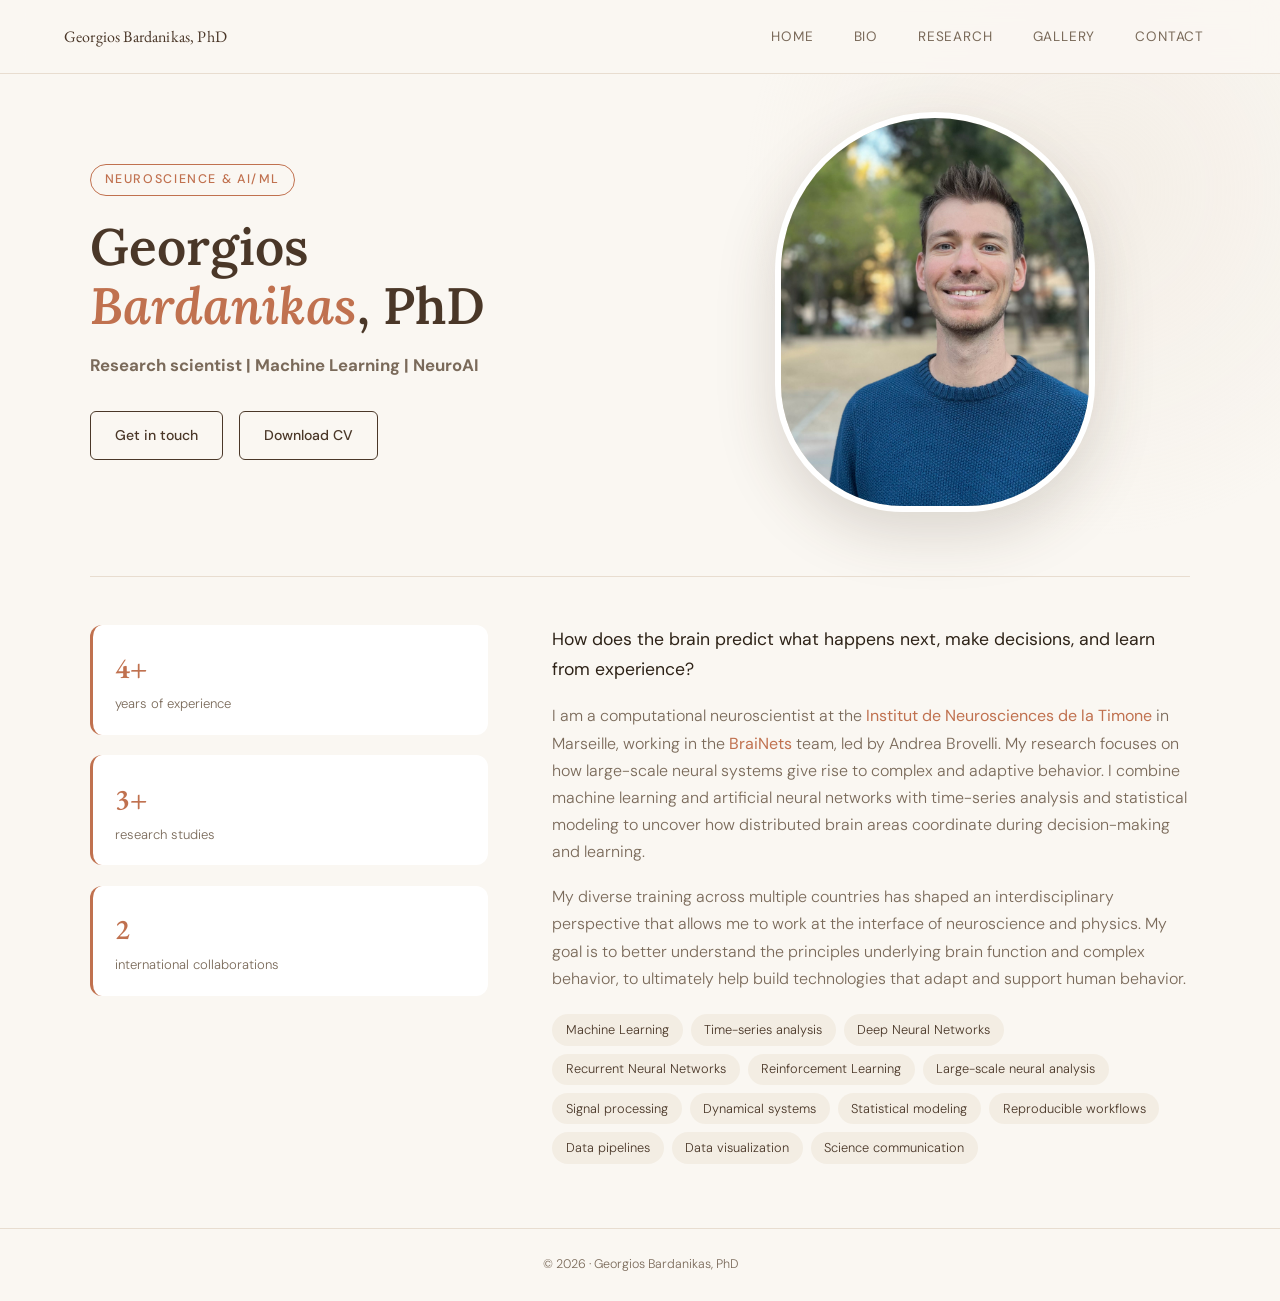
<file: index.html>
<!DOCTYPE html>
<html lang="en">

<head>
  <meta charset="UTF-8"/>
  <meta name="viewport" content="width=device-width, initial-scale=1.0"/>
  <title>Georgios Bardanikas, PhD — Neuroscientist</title>
  <link href="https://fonts.googleapis.com/css2?family=Lora:ital,wght@0,400;0,600;1,400&family=DM+Sans:wght@300;400;500&display=swap" 
        rel="stylesheet"/>
  <link href="https://fonts.googleapis.com/css2?family=EB+Garamond:wght@400;500;600&display=swap" rel="stylesheet">
  <link href="style.css" rel="stylesheet">
</head>

<body>

<nav>
  <a class="nav-logo" href="index.html">Georgios Bardanikas, PhD</a>
  <ul class="nav-links">
    <li><a href="index.html">Home</a></li>
    <li><a href="bio.html">Bio</a></li>
    <li><a href="research.html">Research</a></li>
    <li><a href="gallery.html">Gallery</a></li>
    <li><a href="contact.html">Contact</a></li>
  </ul>
</nav>

<div id="page-home" class="page active">
  <div class="home-hero">
    <div class="home-text">
      <span class="eyebrow">Neuroscience & AI/ML</span>
      <h1>Georgios<br><em>Bardanikas</em>, PhD</h1>
      <p class="home-tagline">
        <strong>Research scientist | Machine Learning | NeuroAI</strong>
      </p>
      <div class="home-btns">
        <a href="contact.html" class="btn btn-outline">Get in touch</a>
        <a href="files/G_Bardanikas_CV.pdf" class="btn btn-outline" download>Download CV</a>
      </div>
    </div>
    <div class="home-photo">
      <div class="photo-frame">
        <img src="images/main_photo.jpg" alt="Georgios Bardanikas">
      </div>
    </div>
  </div>

  <div class="home-about">

    <div class="about-stats">
      <div class="stat-card">
        <div class="stat-num">4+</div>
        <div class="stat-label">years of experience</div>
      </div>
      <div class="stat-card">
        <div class="stat-num">3+</div>
        <div class="stat-label">research studies</div>
      </div>      
      <div class="stat-card">
        <div class="stat-num">2</div>
        <div class="stat-label">international collaborations</div>
      </div>
    </div>

    <div class="about-text">

      <p>
        How does the brain predict what happens next, make decisions, and learn from experience?
      </p>
      <p>
        I am a computational neuroscientist at the <a href="https://www.int.univ-amu.fr/en" target="_blank">
        Institut de Neurosciences de la Timone</a> in Marseille, working in the 
        <a href="https://www.int.univ-amu.fr/en/int-research/teams/brainets" target="_blank">BraiNets</a>
        team, led by Andrea Brovelli. My research focuses on how large-scale neural systems give rise to complex
        and adaptive behavior. I combine machine learning and artificial neural networks with time-series analysis
        and statistical modeling to uncover how distributed brain areas coordinate during decision-making and learning.
      </p>
      <p>
        My diverse training across multiple countries has shaped an interdisciplinary perspective 
        that allows me to work at the interface of neuroscience and physics.
        My goal is to better understand the principles underlying brain function and complex behavior, 
        to ultimately help build technologies that adapt and support human behavior.
      </p>

      <div class="skills-row">
        <span class="skill-tag">Machine Learning</span>
        <span class="skill-tag">Time-series analysis</span>
        <span class="skill-tag">Deep Neural Networks</span>
        <span class="skill-tag">Recurrent Neural Networks</span>
        <span class="skill-tag">Reinforcement Learning</span>
        <span class="skill-tag">Large-scale neural analysis</span>
        <span class="skill-tag">Signal processing</span>
        <span class="skill-tag">Dynamical systems</span>
        <span class="skill-tag">Statistical modeling</span>
        <span class="skill-tag">Reproducible workflows</span>
        <span class="skill-tag">Data pipelines</span>
        <span class="skill-tag">Data visualization</span>
        <span class="skill-tag">Science communication</span>
      </div>
    </div>

  </div>
</div>

<footer>© 2026 · Georgios Bardanikas, PhD </footer>

</body>
</html>
</file>
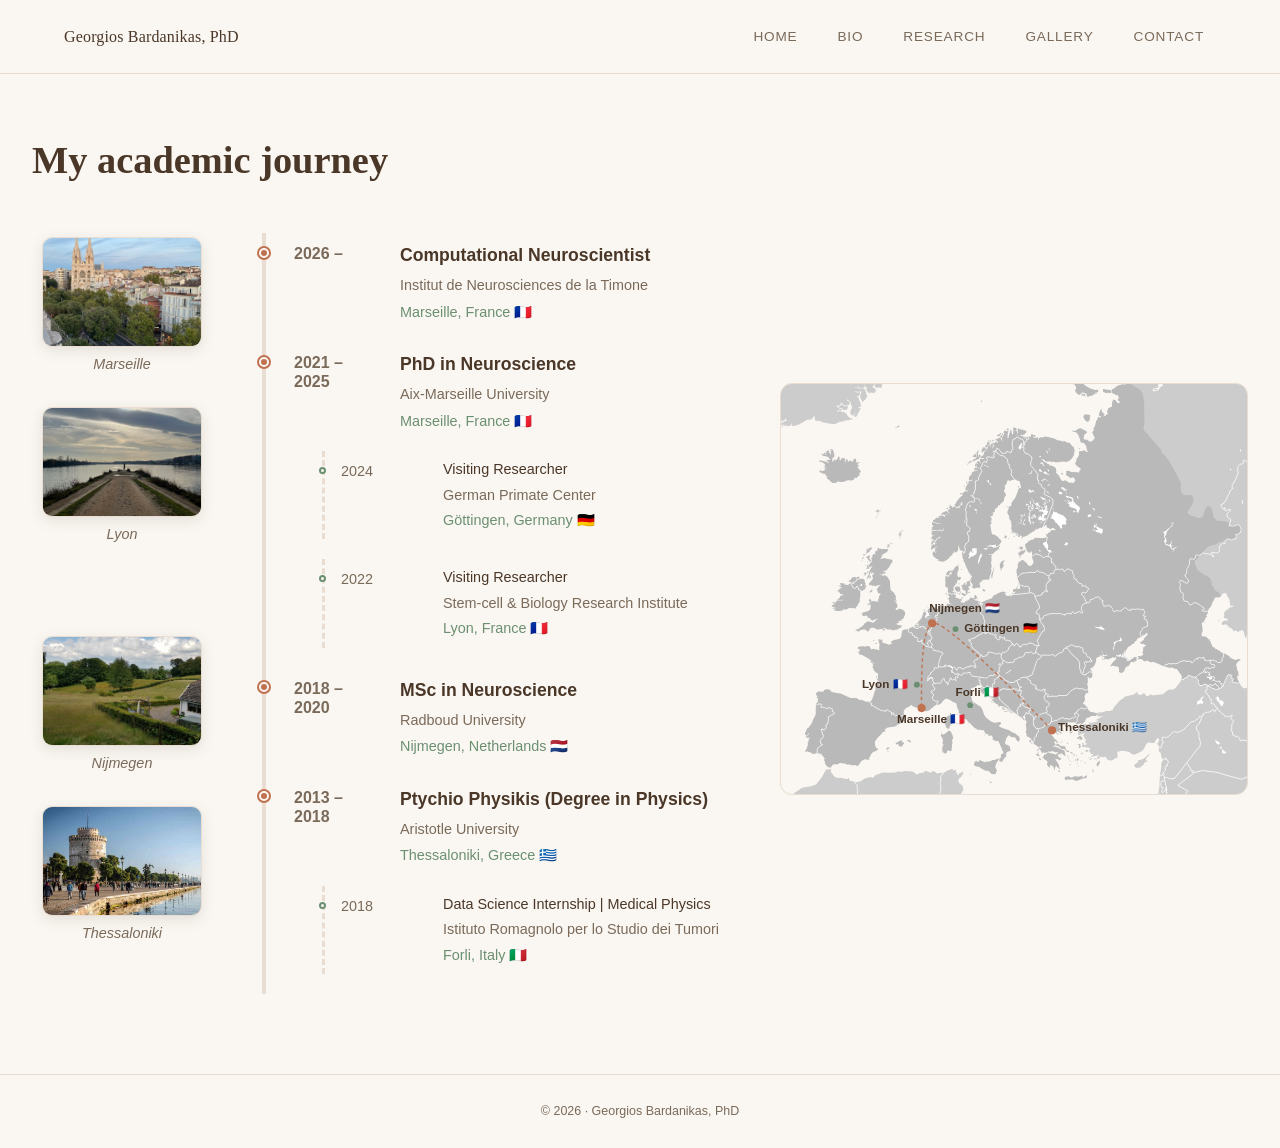
<file: bio.html>
<!DOCTYPE html>
<html lang="en">

<head>
<meta charset="UTF-8">
<title>Bio | Georgios Bardanikas</title>
<link rel="stylesheet" href="style.css">
</head>

<body>

<nav>
  <a class="nav-logo" href="index.html">Georgios Bardanikas, PhD</a>
  <ul class="nav-links">
    <li><a href="index.html">Home</a></li>
    <li><a href="bio.html">Bio</a></li>
    <li><a href="research.html">Research</a></li>
    <li><a href="gallery.html">Gallery</a></li>
    <li><a href="contact.html">Contact</a></li>
  </ul>
</nav>


<section class="bio-journey">

  <h2>My academic journey</h2>

  <div class="journey-grid">

    <!-- ── Column 1: photos ── -->
    <div class="journey-photos">

      <div class="city-photo-item">
        <div class="city-photo-spacer" style="height: 0px"></div>
        <img src="images/Marseille.jpg" class="city-thumb" alt="Marseille"/>
        <p class="city-photo-label">Marseille</p>
      </div>

      <div class="city-photo-item">
        <div class="city-photo-spacer" style="height: 30px"></div>
        <img src="images/Lyon.jpg" class="city-thumb" alt="Lyon"/>
        <p class="city-photo-label">Lyon</p>
      </div>

      <div class="city-photo-item">
        <div class="city-photo-spacer" style="height: 90px"></div>
        <img src="images/Nijmegen.jpg" class="city-thumb" alt="Nijmegen"/>
        <p class="city-photo-label">Nijmegen</p>
      </div>

      <div class="city-photo-item">
        <div class="city-photo-spacer" style="height: 30px"></div>
        <img src="images/Thessaloniki.jpg" class="city-thumb" alt="Thessaloniki"/>
        <p class="city-photo-label">Thessaloniki</p>
      </div>

    </div>


    <!-- ── Column 2: timeline ── -->
    <div class="journey-text">

      <div class="journey-item" id="item-marseille" data-city="marseille">
        <div class="journey-year">2026 – </div>
        <div class="journey-content">
          <h3>Computational Neuroscientist </h3>
          <p>Institut de Neurosciences de la Timone</p>
          <p class="journey-location">Marseille, France 🇫🇷</p>
        </div>
      </div>

      <div class="journey-item" id="item-marseille" data-city="marseille">
        <div class="journey-year">2021 –<br>2025</div>
        <div class="journey-content">
          <h3>PhD in Neuroscience </h3>
          <p>Aix-Marseille University</p>
          <p class="journey-location">Marseille, France 🇫🇷</p>
        </div>
      </div>

      <div class="journey-sub">
        <div class="sub-item" id="item-gott" data-city="gott">
          <div class="sub-year">2024</div>
          <div class="sub-content">
            <h4>Visiting Researcher</h4>
            <p>German Primate Center</p>
            <p class="journey-location">G&ouml;ttingen, Germany 🇩🇪</p>
          </div>
        </div>
      </div>

      <div class="journey-sub">
        <div class="sub-item" id="item-lyon" data-city="lyon">
          <div class="sub-year">2022</div>
          <div class="sub-content">
            <h4>Visiting Researcher</h4>
            <p>Stem-cell & Biology Research Institute</p>
            <p class="journey-location">Lyon, France 🇫🇷</p>
          </div>
        </div>
      </div>

      <div class="journey-item" id="item-nijmegen" data-city="nijmegen">
        <div class="journey-year">2018 –<br>2020</div>
        <div class="journey-content">
          <h3>MSc in Neuroscience</h3>
          <p>Radboud University</p>
          <p class="journey-location">Nijmegen, Netherlands 🇳🇱</p>
        </div>
      </div>

      <div class="journey-item" id="item-thess" data-city="thess">
        <div class="journey-year">2013 –<br>2018</div>
        <div class="journey-content">
          <h3>Ptychio Physikis (Degree in Physics)</h3>
          <p>Aristotle University</p>
          <p class="journey-location">Thessaloniki, Greece 🇬🇷</p>
        </div>
      </div>

      <div class="journey-sub">
        <div class="sub-item" id="item-forli" data-city="forli">
          <div class="sub-year">2018</div>
          <div class="sub-content">
            <h4>Data Science Internship | Medical Physics</h4>
            <p>Istituto Romagnolo per lo Studio dei Tumori</p>
            <p class="journey-location">Forli, Italy 🇮🇹</p>
          </div>
        </div>
      </div>

    </div>


    <!-- ── Column 3: map ── -->
    <div class="europe-map">

      <img class="map-base" src="images/europe-map.svg" alt="Map of Europe" width="800" height="702"/>
      <svg class="map-overlay" viewBox="0 0 800 702" xmlns="http://www.w3.org/2000/svg">

        <!-- trajectory line -->
        <path
          d="M465 593 Q280 400 260 410 T242 555"
          stroke="#c0714f" stroke-width="2.5" fill="none"
          stroke-dasharray="6,5" opacity="0.9"
        />

        <!-- ── Marseille ── -->
        <circle class="map-dot" id="dot-marseille" cx="242" cy="555" r="7" fill="#c0714f"/>
        <g class="map-label-group" id="label-marseille">
          <rect x="200" y="580" width="90" height="20" rx="3"/>
          <text x="200" y="580">Marseille 🇫🇷</text>
        </g>

        <!-- ── Gottingen ── -->
        <circle class="map-dot" id="dot-gott" cx="300" cy="420" r="5" fill="#6b8f71"/>
        <g class="map-label-group" id="label-gott">
          <rect x="315" y="425" width="60" height="20" rx="3"/>
          <text x="315" y="425">G&ouml;ttingen 🇩🇪</text>
        </g>

        <!-- ── Lyon ── -->
        <circle class="map-dot" id="dot-lyon" cx="234" cy="515" r="5" fill="#6b8f71"/>
        <g class="map-label-group" id="label-lyon">
          <rect x="140" y="520" width="60" height="20" rx="3"/>
          <text x="140" y="520">Lyon 🇫🇷</text>
        </g>

        <!-- ── Nijmegen ── -->
        <circle class="map-dot" id="dot-nijmegen" cx="260" cy="410" r="7" fill="#c0714f"/>
        <g class="map-label-group" id="label-nijmegen">
          <rect x="255" y="390" width="95" height="20" rx="3"/>
          <text x="255" y="390">Nijmegen 🇳🇱</text>
        </g>

        <!-- ── Thessaloniki ── -->
        <circle class="map-dot" id="dot-thess" cx="465" cy="593" r="7" fill="#c0714f"/>
        <g class="map-label-group" id="label-thess">
          <rect x="475" y="595" width="115" height="20" rx="3"/>
          <text x="475" y="595">Thessaloniki 🇬🇷</text>
        </g>

        <!-- ── Forli ── -->
        <circle class="map-dot" id="dot-forli" cx="325" cy="550" r="5" fill="#6b8f71"/>
        <g class="map-label-group" id="label-forli">
          <rect x="300" y="535" width="115" height="20" rx="3"/>
          <text x="300" y="535">Forli 🇮🇹</text>
        </g>

      </svg>
    </div>

</section>

<script>
  // Map each data-city to its dot and label elements
  function getMapEls(city) {
    return {
      dot:   document.getElementById("dot-"   + city),
      label: document.getElementById("label-" + city),
    };
  }

  // Activate / deactivate a city on the map
  function activateCity(city, on) {
    const { dot, label } = getMapEls(city);
    if (dot)   dot.classList.toggle("active", on);
    if (label) label.classList.toggle("active", on);
  }

  // Activate / deactivate a timeline item
  function activateItem(id, on) {
    const el = document.getElementById(id);
    if (el) el.classList.toggle("highlight", on);
  }

  // Wire up all timeline items (main + sub)
  document.querySelectorAll(".journey-item, .sub-item").forEach(item => {
    const city = item.dataset.city;
    if (!city || city.startsWith("[")) return;   // skip placeholder entries

    item.addEventListener("mouseenter", () => activateCity(city, true));
    item.addEventListener("mouseleave", () => activateCity(city, false));
  });

  // Wire up map dots — highlight the matching timeline item
  document.querySelectorAll(".map-dot").forEach(dot => {
    const city   = dot.id.replace("dot-", "");
    const itemId = "item-" + city;

    dot.addEventListener("mouseenter", () => {
      activateItem(itemId, true);
      activateCity(city, true);
    });
    dot.addEventListener("mouseleave", () => {
      activateItem(itemId, false);
      activateCity(city, false);
    });
  });

  // Wire up map labels — same behaviour as dots
  document.querySelectorAll(".map-label-group").forEach(label => {
    const city   = label.id.replace("label-", "");
    const itemId = "item-" + city;

    label.addEventListener("mouseenter", () => {
      activateItem(itemId, true);
      activateCity(city, true);
    });
    label.addEventListener("mouseleave", () => {
      activateItem(itemId, false);
      activateCity(city, false);
    });
  });
</script>

<footer>© 2026 · Georgios Bardanikas, PhD </footer>

</body>
</html>
</file>
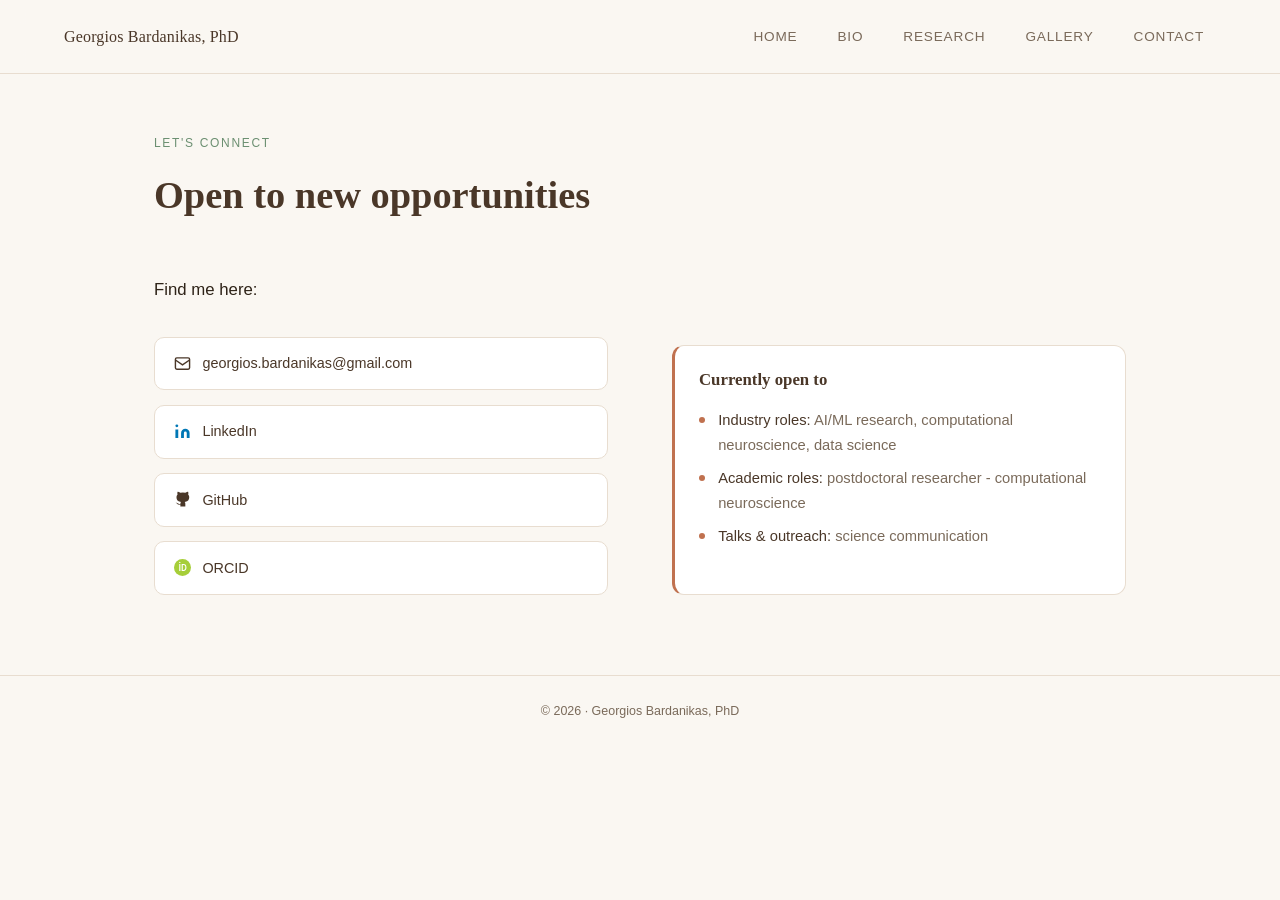
<file: contact.html>
<!DOCTYPE html>
<html lang="en">

<head>
<meta charset="UTF-8">
<title>Contact | Georgios Bardanikas</title>
<link rel="stylesheet" href="style.css">
</head>

<body>

<nav>
  <a class="nav-logo" href="index.html">Georgios Bardanikas, PhD</a>
  <ul class="nav-links">
    <li><a href="index.html">Home</a></li>
    <li><a href="bio.html">Bio</a></li>
    <li><a href="research.html">Research</a></li>
    <li><a href="gallery.html">Gallery</a></li>
    <li><a href="contact.html">Contact</a></li>
  </ul>
</nav>

<div class="inner-page">
    <div class="page-header">
        <span class="section-label">Let's connect</span>
        <h1 class="page-title">Open to new opportunities</h1>
    </div>
    <div class="contact-body">
        <div>
        <div class="contact-copy">
            <p>Find me here:</p>
        </div>
        <div class="contact-links">
            <a href="mailto:georgios.bardanikas@gmail.com" class="contact-link">
            <svg width="17" height="17" viewBox="0 0 24 24" fill="none" stroke="currentColor" stroke-width="2">
                <rect x="2" y="4" width="20" height="16" rx="2"/><path d="m2 7 10 7 10-7"/>
            </svg>
            georgios.bardanikas@gmail.com
            </a>
            <a href="https://linkedin.com/in/georgios-bardanikas" class="contact-link" target="_blank">
            <svg width="17" height="17" viewBox="0 0 24 24" fill="#0077B5">
                <path d="M16 8a6 6 0 0 1 6 6v7h-4v-7a2 2 0 0 0-4 0v7h-4v-7a6 6 0 0 1 6-6zM2 9h4v12H2z"/>
                <circle cx="4" cy="4" r="2"/>
            </svg>
            LinkedIn
            </a>
            <a href="https://github.com/YorgosBardanikas" class="contact-link" target="_blank">
            <svg width="17" height="17" viewBox="0 0 24 24" fill="currentColor">
                <path d="M9 19c-5 1.5-5-2.5-7-3m14 6v-3.87a3.37 3.37 0 0 0-.94-2.61c3.14-.35 6.44-1.54 6.44-7A5.44 
                        5.44 0 0 0 20 4.77 5.07 5.07 0 0 0 19.91 1S18.73.65 16 2.48a13.38 13.38 0 0 0-7 0C6.27.65 5.09 1 5.09 
                        1A5.07 5.07 0 0 0 5 4.77a5.44 5.44 0 0 0-1.5 3.78c0 5.42 3.3 6.61 6.44 7A3.37 3.37 0 0 0 9 18.13V22"/>
            </svg>
            GitHub
            </a>
            <a href="https://orcid.org/0000-0002-9665-0424" class="contact-link" target="_blank">
            <svg width="17" height="17" viewBox="0 0 24 24">
            <circle cx="12" cy="12" r="12" fill="#A6CE39"/>
            <path d="M7.4 7.2h1.6v9.6H7.4zM8.2 5.8a.9.9 0 1 1 0-1.8.9.9 0 0 1 0 1.8zM10.8 7.2h2.7c2.6 0 4.1 1.5 4.1 
                    4.8s-1.5 4.8-4.1 4.8h-2.7V7.2zm1.6 1.4v6.8h1c1.8 0 2.6-1 2.6-3.4s-.8-3.4-2.6-3.4h-1z" fill="white"/>
            </svg>
            ORCID
            </a>
        </div>
        </div>

        <div class="open-card">
        <h3>Currently open to</h3>
        <ul class="task-list">
        <li><strong>Industry roles:</strong> AI/ML research, computational neuroscience, data science</li>
        <li><strong>Academic roles:</strong> postdoctoral researcher - computational neuroscience</li>
        <li><strong>Talks &amp; outreach:</strong> science communication</li>
        </ul>
        </div>
    </div>
</div>

<footer>© 2026 · Georgios Bardanikas, PhD </footer>

</body>
</html>
</file>
<file: style.css>
:root {
    --cream:       #faf7f2;
    --warm-bg:     #f3ede3;
    --sand:        #e8ddd0;
    --terracotta:  #c0714f;
    --rust:        #a85a3a;
    --bark:        #4a3728;
    --text:        #2e2318;
    --muted:       #7a6a5a;
    --accent:      #6b8f71;
    --white:       #ffffff;
}

*, *::before, *::after { box-sizing: border-box; margin: 0; padding: 0; }
html { scroll-behavior: smooth; }

body {
    background: var(--cream);
    color: var(--text);
    font-family: 'DM Sans', sans-serif;
    font-weight: 300;
    line-height: 1.7;
    min-height: 100vh;
}
strong {font-weight: 700;}

/* ── NAV ── */
nav {
    position: fixed; top: 0; left: 0; right: 0; z-index: 100;
    display: flex; justify-content: space-between; align-items: center;
    padding: 1.2rem 4rem;
    background: rgba(250,247,242,0.92);
    backdrop-filter: blur(12px);
    border-bottom: 1px solid var(--sand);
}
.nav-logo {
    font-family: 'EB Garamond', serif;
    font-size: 1rem; color: var(--bark);
    text-decoration: none; letter-spacing: 0.01em;
    cursor: pointer;
}
.nav-links { 
  display: flex; 
  gap: 1rem; 
  list-style: none; 
}
.nav-links a {
  display: inline-block;               /* IMPORTANT */
  text-decoration: none; 
  color: var(--muted);

  font-size: 0.85rem; 
  font-weight: 400;
  letter-spacing: 0.06em; 
  text-transform: uppercase;

  padding: 6px 12px;                  /* creates the rectangle */
  border-radius: 6px;                 /* soft modern corners */

  background: transparent;            /* default state */
  transition: all 0.2s ease;
}
.nav-links a:hover { 
  color: var(--terracotta);
  background: rgba(0, 0, 0, 0.05);   /* soft grey */
}
.nav-links a.active { 
  color: white;
  background: var(--bark);           /* your main accent */
  font-weight: 500;
}

/* ── PAGE VIEWS ── */
.page { display: none; animation: fadeUp 0.5s ease both; }
.page.active { display: block; }

@keyframes fadeUp {
    from { opacity: 0; transform: translateY(18px); }
    to   { opacity: 1; transform: translateY(0); }
}

/* ══════════════════════════════
    HOME
══════════════════════════════ */
#page-home {
    min-height: 100vh;
    display: flex; flex-direction: column;
    justify-content: center;
    padding: 7rem 4rem 4rem;
    position: relative; overflow: hidden;
}
#page-home::before {
    content: '';
    position: fixed; top: -160px; right: -160px;
    width: 700px; height: 700px; border-radius: 50%;
    background: radial-gradient(circle, #e8ddd055 0%, transparent 70%);
    pointer-events: none; z-index: 0;
}
.home-hero {
    display: grid;
    grid-template-columns: 1fr 1fr;
    align-items: center;
    gap: 5rem;
    max-width: 1100px;
    margin: 0 auto;
    width: 100%;
    position: relative; z-index: 1;
}
.home-text h1 {
    font-family: 'Lora', serif;
    font-size: clamp(2.2rem, 4vw, 3.2rem);
    font-weight: 600; line-height: 1.15;
    color: var(--bark); margin-bottom: 0.3rem;
}
.home-text h1 em { font-style: italic; color: var(--terracotta); }
.eyebrow {
    display: inline-block;
    font-size: 0.78rem; font-weight: 500;
    letter-spacing: 0.13em; text-transform: uppercase;
    color: var(--terracotta);
    border: 1px solid var(--terracotta);
    padding: 0.28rem 0.85rem; border-radius: 20px;
    margin-bottom: 1.3rem;
}
.home-tagline {
    font-size: 1.05rem; color: var(--muted);
    margin: 1rem 0 2rem; max-width: 420px;
}
.home-btns { display: flex; gap: 1rem; flex-wrap: wrap; }

.home-photo {
    display: flex; justify-content: center;
    position: relative; z-index: 1;
}
.photo-frame {
    width: 320px; height: 400px;
    border-radius: 200px 200px 160px 160px;
    overflow: hidden;
    border: 6px solid var(--white);
    box-shadow: 0 20px 60px rgba(74,55,40,0.18);
    background: var(--sand);
}
.photo-frame img { width: 100%; height: 100%; object-fit: cover; }

/* about block */
.home-about {
    max-width: 1100px; margin: 4rem auto 0;
    display: grid; grid-template-columns: 1fr 1.6fr; gap: 4rem;
    padding-top: 3rem; border-top: 1px solid var(--sand);
    position: relative; z-index: 1;
}
.about-stats { display: flex; flex-direction: column; gap: 1.3rem; }
.stat-card {
    background: var(--white);
    border-radius: 12px; padding: 1.2rem 1.4rem;
    border-left: 3px solid var(--terracotta);
}
.stat-num {
    font-family: 'EB Garamond', serif; font-size: 1.8rem;
    color: var(--terracotta); font-weight: 600;
}
.stat-label { font-size: 0.82rem; color: var(--muted); }
.about-text p { color: var(--muted); margin-bottom: 1.1rem; font-size: 1rem; }
.about-text p:first-child { color: var(--text); font-size: 1.1rem; font-weight: 400;}
.about-text a {
  color: var(--terracotta);
  text-decoration: none;
  font-weight: 400;
}
.about-text a:hover {text-decoration: underline}

/* ══════════════════════════════
    SHARED INNER PAGE
══════════════════════════════ */
.inner-page {
    max-width: 1100px; margin: 0 auto;
    padding: 8rem 4rem 5rem;
}
.page-header { margin-bottom: 3rem; }
.section-label {
    display: inline-block;
    font-size: 0.75rem; font-weight: 500;
    letter-spacing: 0.14em; text-transform: uppercase;
    color: var(--accent); margin-bottom: 0.6rem;
}
.page-title {
    font-family: 'EB Garamond', serif;
    font-size: clamp(1.9rem, 3vw, 2.6rem);
    font-weight: 600; color: var(--bark);
}

/* ══════════════════════════════
    SKILLS
══════════════════════════════ */
.skills-row { 
    display: flex; flex-wrap: wrap; 
    gap: 0.5rem; margin-top: 1.4rem;
}
.skill-tag {
    background: var(--warm-bg); color: var(--bark);
    padding: 0.3rem 0.85rem; border-radius: 20px; font-size: 0.8rem;
}

/* ══════════════════════════════
    BUTTONS
══════════════════════════════ */
.btn {
    display: inline-block; text-decoration: none; cursor: pointer;
    padding: 0.72rem 1.5rem; border-radius: 6px;
    font-family: 'DM Sans', sans-serif;
    font-size: 0.88rem; font-weight: 500; transition: all 0.2s; border: none;}
.btn-primary {
    background: var(--terracotta); color: white;
    box-shadow: 0 2px 12px rgba(192,113,79,0.28);}
.btn-primary:hover { 
    background: var(--rust); 
    transform: translateY(-2px); }
.btn-outline { 
    border: 1.5px solid var(--bark); 
    color: var(--bark); 
    background: transparent; }
.btn-outline:hover { 
    background: var(--bark); 
    color:white; 
    transform: translateY(-2px); }

/* ══════════════════════════════
    RESEARCH PAGE
══════════════════════════════ */
.research-overview{
  max-width: 750px;
  margin: 1.5rem auto 2.5rem auto;
  font-size: 1.05rem;
  line-height: 1.7;
}
.wide-card {
  display: grid;
  grid-template-columns: 1.2fr 1fr;   /* text | photo */
  gap: 2.5rem;
  align-items: center;
  background: var(--white);
  border: 1px solid var(--sand);
  border-radius: 16px;
  padding: 2rem 2.2rem;
  margin-bottom: 1.6rem;
  transition: box-shadow 0.25s, transform 0.25s;
}
.wide-card:hover {
  transform: translateY(-3px);
  box-shadow: 0 14px 36px rgba(74,55,40,0.1);
}
.wide-card-skills {
  grid-column: 1 / -1;     /* spans both columns */
  margin-top: 0;
  padding-top: 1.2rem;
  border-top: 1px solid var(--sand);
}
/* flips the photo to the left on the second card */
.wide-card.reverse { grid-template-columns: 1fr 1.2fr; }
.wide-card.reverse .wide-card-photo { order: -1; }

.card-eyebrow {
  display: inline-block;
  font-size: 0.72rem;
  font-weight: 500;
  letter-spacing: 0.12em;
  text-transform: uppercase;
  color: var(--accent);
  margin-bottom: 0.5rem;
}

.wide-card h3 {
  font-family: 'Lora', serif;
  font-size: 1.3rem;
  color: var(--bark);
  margin-bottom: 0.8rem;
}

.wide-card p {
  font-size: 0.95rem;
  color: var(--muted);
  line-height: 1.7;
  margin-bottom: 1rem;
}

.task-list {
  list-style: none;
  margin-bottom: 1.5rem;
}
.task-list li {
  position: relative;
  padding-left: 1.2rem;
  margin-bottom: 0.5rem;
  font-size: 0.92rem;
  color: var(--muted);
}
.task-list li::before {
  content: "";
  position: absolute;
  left: 0;
  top: 0.6em;
  width: 6px;
  height: 6px;
  border-radius: 50%;
  background: var(--terracotta);
}
.task-list strong { color: var(--bark); font-weight: 500; }

/* photo */
.wide-card-photo img {
  width: 100%;
  height: auto;              /* natural proportions */
  aspect-ratio: auto;        /* cancels the forced 4:3 */
  object-fit: contain;       /* never crops */
  border-radius: 12px;
  border: 1px solid var(--sand);
  display: block;
  cursor: zoom-in;
  transition: transform 0.2s, box-shadow 0.2s;
}
.wide-card-photo img:hover {
  transform: scale(1.02);
  box-shadow: 0 8px 22px rgba(74,55,40,0.15);
}
.card-photo-placeholder {
  width: 100%;
  aspect-ratio: 4/3;
  object-fit: cover;
  border-radius: 12px;
  border: 1px solid var(--sand);
  display: block;
  display: flex;
  align-items: center;
  justify-content: center;
  background: linear-gradient(135deg, var(--sand), var(--warm-bg));
  color: var(--muted);
  font-size: 0.8rem;
}

.pubs-title {
    font-family: 'EB Garamond', serif; font-size: 1.6rem;
    color: var(--bark); margin-bottom: 1.4rem;
    padding-top: 2rem; border-top: 1px solid var(--sand);
}
.pub-item {
    padding: 1.6rem 0; border-bottom: 1px solid var(--sand);
    display: grid; grid-template-columns: 48px 1fr; gap: 1.2rem; align-items: start;
}
.pub-year { font-family: 'EB Garamond', serif; font-size: 1.1rem; color: var(--terracotta); font-weight: 600; }
.pub-title { font-family: 'EB Garamond', serif; font-size: 1.2rem; color: var(--bark); margin-bottom: 0.25rem; }
.pub-authors { font-size: 1.05rem; color: var(--muted); }
.pub-journal  { font-size: 1rem; color: var(--accent); font-style: italic; }
.pub-links { display: flex; gap: 0.7rem; margin-top: 0.4rem; }
.pub-link {
    font-size: 0.76rem; text-decoration: none;
    color: var(--terracotta); border: 1px solid var(--terracotta);
    padding: 0.18rem 0.55rem; border-radius: 4px; transition: all 0.18s;
}
.pub-link:hover { background: var(--terracotta); color: white; }
.scholar-btn { margin-top: 2rem; text-align: center; }

/* ══════════════════════════════
    Bio PAGE
══════════════════════════════ */
.bio-journey {
    max-width: 1300px;
    margin: 0 auto;
    padding: 8rem 2rem 5rem;
}
.bio-journey > h2 {
    font-family: 'EB Garamond', serif;
    font-size: clamp(1.8rem, 3vw, 2.4rem);
    font-weight: 600;
    color: var(--bark);
    margin-bottom: 2.5rem;
}
.journey-grid {
    display: grid;
    grid-template-columns: 180px 1fr 1fr;
    gap: 50px;
    align-items: start;
}

/* Column 1, Photos */
.journey-photos {
display: flex;
flex-direction: column;
padding-top: 4px;       /* fine-tune to align with first timeline entry */
}
.city-photo-item {
display: flex;
flex-direction: column;
align-items: center;
margin-bottom: 0;       /* controlled by spacers below */
}
.city-photo-spacer {
flex-shrink: 0;
}
.city-thumb {
width: 160px;
height: 110px;
object-fit: cover;
border-radius: 10px;
border: 1px solid var(--sand, #e8ddd0);
box-shadow: 0 4px 14px rgba(74,55,40,0.12);
display: block;
transition: transform 0.2s, box-shadow 0.2s;
}
.city-thumb:hover {
transform: scale(1.03);
box-shadow: 0 8px 22px rgba(74,55,40,0.18);
}
.city-photo-label {
font-size: 0.9rem;
color: var(--muted, #7a6a5a);
margin-top: 5px;
text-align: center;
font-style: italic;
}

/* Column 2, Timeline */
.journey-text {
    border-left: 4px solid var(--sand);
    padding-left: 28px;
}
.journey-item {
    position: relative;
    display: grid;
    grid-template-columns: 90px 1fr;
    gap: 16px;
    margin-bottom: 8px;
    align-items: start;
    cursor: default;
    transition: background 0.2s, padding 0.2s;
    border-radius: 8px;
    padding: 8px 10px 8px 0;
}
.journey-item::before {
    content: "";
    position: absolute;
    left: -35px;
    top: 0.9em;
    width: 10px;
    height: 10px;
    background: var(--terracotta, #c0714f);
    border: 2px solid var(--cream, #faf7f2);
    border-radius: 50%;
    box-shadow: 0 0 0 2px var(--terracotta, #c0714f);
    transition: transform 0.2s;
}
.journey-item.highlight,
.journey-item:hover {
    background: var(--warm-bg, #f3ede3);
    padding-left: 10px;
}
.journey-item.highlight::before,
.journey-item:hover::before {
    transform: scale(1.4);
}
.journey-year {
    font-weight: 600;
    color: var(--muted);
    font-size: 1rem;
    padding-top: 3px;
    white-space: nowrap;
    line-height: 1.2;
}
.journey-content h3 {
    margin: 0;
    font-size: 1.1rem;
    color: var(--bark, #4a3728);
}
.journey-content p {
    margin: 2px 0;
    font-size: 0.9rem;
    color: var(--muted, #7a6a5a);
}
.journey-location {
    color: var(--accent, #6b8f71) !important;
    font-size: 0.9rem !important;
}

/* ── Subcategory entries (indented, smaller) ── */
.journey-sub {
    margin-left: 28px;           /* indent under the main entry */
    margin-bottom: 20px;
    padding-left: 16px;
    border-left: 3px dashed var(--sand, #e8ddd0);
}
.sub-item {
    position: relative;
    display: grid;
    grid-template-columns: 90px 1fr;
    gap: 12px;
    margin-bottom: 10px;
    align-items: start;
    padding: 6px 8px 6px 0;
    border-radius: 6px;
    cursor: default;
    transition: background 0.2s;
}

/* smaller hollow dot for sub-items */
.sub-item::before {
    content: "";
    position: absolute;
    left: -22px;
    top: 1em;
    width: 7px;
    height: 7px;
    background: var(--cream);
    border: 2px solid var(--accent);
    border-radius: 50%;
}
.sub-item.highlight,
.sub-item:hover { background: var(--warm-bg); padding-left: 8px; }
.sub-year {
    font-weight: 500;
    color: var(--muted);
    font-size: 0.9rem;
    padding-top: 2px;
    white-space: nowrap;
}
.sub-content h4 {
    margin: 0;
    font-size: 0.9rem;
    font-weight: 500;
    color: var(--bark);
}
.sub-content p {
    margin: 1px 0;
    font-size: 0.9rem;
    color: var(--muted);
}
.sub-tag {
    display: inline-block;
    font-size: 0.72rem;
    font-weight: 500;
    letter-spacing: 0.06em;
    text-transform: uppercase;
    background: var(--warm-bg);
    color: var(--accent);
    border: 1px solid var(--sand);
    padding: 0.1rem 0.5rem;
    border-radius: 10px;
    margin-top: 3px;
}

/* spacer between main entries */
.journey-gap { height: 18px; }

/* Column 3, Map */
.europe-map {
    position: relative;
    width: 100%;
    line-height: 0;
    margin-top: 150px;
}
.europe-map img.map-base {
    width: 100%;
    height: auto;
    display: block;
    border-radius: 12px;
    border: 1px solid var(--sand, #e8ddd0);
}
.map-overlay {
    position: absolute;
    top: 0; left: 0;
    width: 100%; height: 100%;
    pointer-events: none;
}

/* dots — hoverable */
.map-dot {
    transition: r 0.25s ease, filter 0.25s ease;
    pointer-events: all;
    cursor: pointer;
}
.map-dot.active {
    filter: drop-shadow(0 0 7px #c0714f);
}

/* label groups — hoverable */
.map-label-group {
    pointer-events: all;
    cursor: pointer;
}
.map-label-group text {
    font-size: 20px;
    font-weight: 600;
    fill: var(--bark, #4a3728);
    transition: fill 0.2s;
}
.map-label-group:hover text,
.map-label-group.active text {
    fill: var(--terracotta, #c0714f);
}

/* label hit-area rect (invisible, just for pointer events) */
.map-label-group rect {
    fill: transparent;
    pointer-events: all;
}

/* ══════════════════════════════
    GALLERY PAGE
══════════════════════════════ */
.gallery-intro { color: #330101; max-width: 1000px; margin-bottom: 2.5rem; font-size: 1.2rem; }
.gallery-grid {
    display: grid;
    grid-template-columns: repeat(3, 1fr);
    gap: 1.3rem;
}
.gallery-item {
    border-radius: 12px; overflow: hidden;
    aspect-ratio: 4/3;
    background: var(--sand);
    position: relative;
    transition: transform 0.25s, box-shadow 0.25s;
    cursor: pointer;
}
.gallery-item:hover { transform: scale(1.05); box-shadow: 0 12px 32px rgba(74,55,40,0.15); }
.gallery-item img { width: 100%; height: 100%; object-fit: cover; display: block; }
.gallery-caption {
    position: absolute; bottom: 0; left: 0; right: 0;
    background: linear-gradient(transparent, rgba(46,35,24,0.75));
    color: rgb(255, 255, 255); font-size: 0.9rem; padding: 0.8rem 0.8rem 0.6rem;
    opacity: 0; transition: opacity 0.2s;
}
.gallery-caption a{color: rgb(255, 255, 255); text-decoration:none;}
.gallery-caption a:hover{text-decoration:underline;}
.gallery-item:hover .gallery-caption { opacity: 1; }

/* lightbox */
.lightbox {
  display: none;
  position: fixed;
  inset: 0;
  z-index: 999;
  background: rgba(30,20,12,0.92);
  align-items: center;
  justify-content: center;
  flex-direction: column;
}
.lightbox.open { display: flex; }
.lightbox-arrow {
  position: absolute;
  top: 50%;
  transform: translateY(-50%);
  background: rgba(255,255,255,0.15);
  border: none;
  color: white;
  font-size: 2rem;
  padding: 0.6rem 1.1rem;
  border-radius: 6px;
  cursor: pointer;
  transition: background 0.2s;
  z-index: 10;
  opacity: 0.7;
}
.lightbox-arrow:hover { background: rgba(255,255,255,0.28); }
.lightbox-arrow.left  { left: 1.5rem; }
.lightbox-arrow.right { right: 1.5rem; }
.lightbox-inner {
  display: flex;
  flex-direction: column;
  align-items: center;
  gap: 1rem;
  max-width: 90vw;
}
.lightbox-inner img {
  max-width: 90vw;
  max-height: 78vh;
  border-radius: 8px;
  object-fit: contain;
}
.lightbox-inner p {
  color: rgb(255, 255, 255);
  font-size: 1.5rem;
  text-align: center;
}
.lightbox-close {
  position: absolute;
  top: 1.5rem;
  right: 2rem;
  color: white;
  font-size: 2rem;
  cursor: pointer;
  background: none;
  border: none;
  opacity: 0.7;
  transition: opacity 0.2s;
}
.lightbox-close:hover { opacity: 1; }

/* ══════════════════════════════
    CONTACT PAGE
══════════════════════════════ */
.contact-body {
    display: grid; grid-template-columns: 1fr 1fr; gap: 4rem; align-items: start;}
.contact-copy p { color: var(--text); margin-bottom: 1rem; font-size: 1.05rem; }
.contact-links { display: flex; flex-direction: column; gap: 0.9rem; margin-top: 2rem; }
.contact-link {
    display: flex; align-items: center; gap: 0.7rem;
    text-decoration: none; color: var(--bark);
    border: 1px solid var(--sand); background: var(--white);
    padding: 0.85rem 1.2rem; border-radius: 10px;
    font-size: 0.9rem; transition: all 0.2s;
}
.contact-link:hover { 
    border-color: var(--terracotta); 
    color: var(--terracotta); 
    background: var(--cream); 
    transform: translateX(4px); 
}
.open-card {
  background: var(--white);
  border: 1px solid var(--sand);
  border-left: 3px solid var(--terracotta);
  border-radius: 12px;
  padding: 1.3rem 1.5rem;
  align-self: end;
}
.open-card h3 {
  font-family: 'Lora', serif;
  font-size: 1.05rem;
  color: var(--bark);
  margin-bottom: 0.8rem;
}

/* ══════════════════════════════
    FOOTER
══════════════════════════════ */
footer {
    text-align: center; padding: 1.6rem;
    color: var(--muted); font-size: 0.78rem;
    border-top: 1px solid var(--sand);
}

/* ══════════════════════════════
    RESPONSIVE
══════════════════════════════ */
@media (max-width: 1050px) {
    .journey-grid { grid-template-columns: 1fr 1fr; }
    nav { padding: 1rem 1.5rem; }
    .nav-links { gap: 1.2rem; }
}
@media (max-width: 900px) {
    nav { padding: 1rem 1.5rem; }
    .nav-links { gap: 1.2rem; }
    .home-hero { grid-template-columns: 1fr; text-align: center; gap: 2.5rem; }
    .home-tagline { margin-left: auto; margin-right: auto; }
    .home-btns { justify-content: center; }
    .home-photo { order: -1; }
    .photo-frame { width: 200px; height: 250px; }
    .home-about { grid-template-columns: 1fr; gap: 2rem; }
    #page-home { padding: 6rem 1.5rem 3rem; }
    .inner-page { padding: 6rem 1.5rem 4rem; }
    .research-grid { grid-template-columns: 1fr; }
    .cv-layout { grid-template-columns: 1fr; }
    .contact-body { grid-template-columns: 1fr; }
    .gallery-grid { grid-template-columns: repeat(2,1fr); }
}
@media (max-width: 700px) {
.journey-grid { grid-template-columns: 1fr; }
}
@media (max-width: 500px) {
    .gallery-grid { grid-template-columns: 1fr; }
    .nav-links { gap: 0.9rem; }
    .nav-links a { font-size: 0.75rem; }
}
@media (max-width: 800px) {
  .wide-card,
  .wide-card.reverse { grid-template-columns: 1fr; gap: 1.5rem; }
  .wide-card.reverse .wide-card-photo { order: 0; }   /* photo goes below text on mobile */
}
</file>
